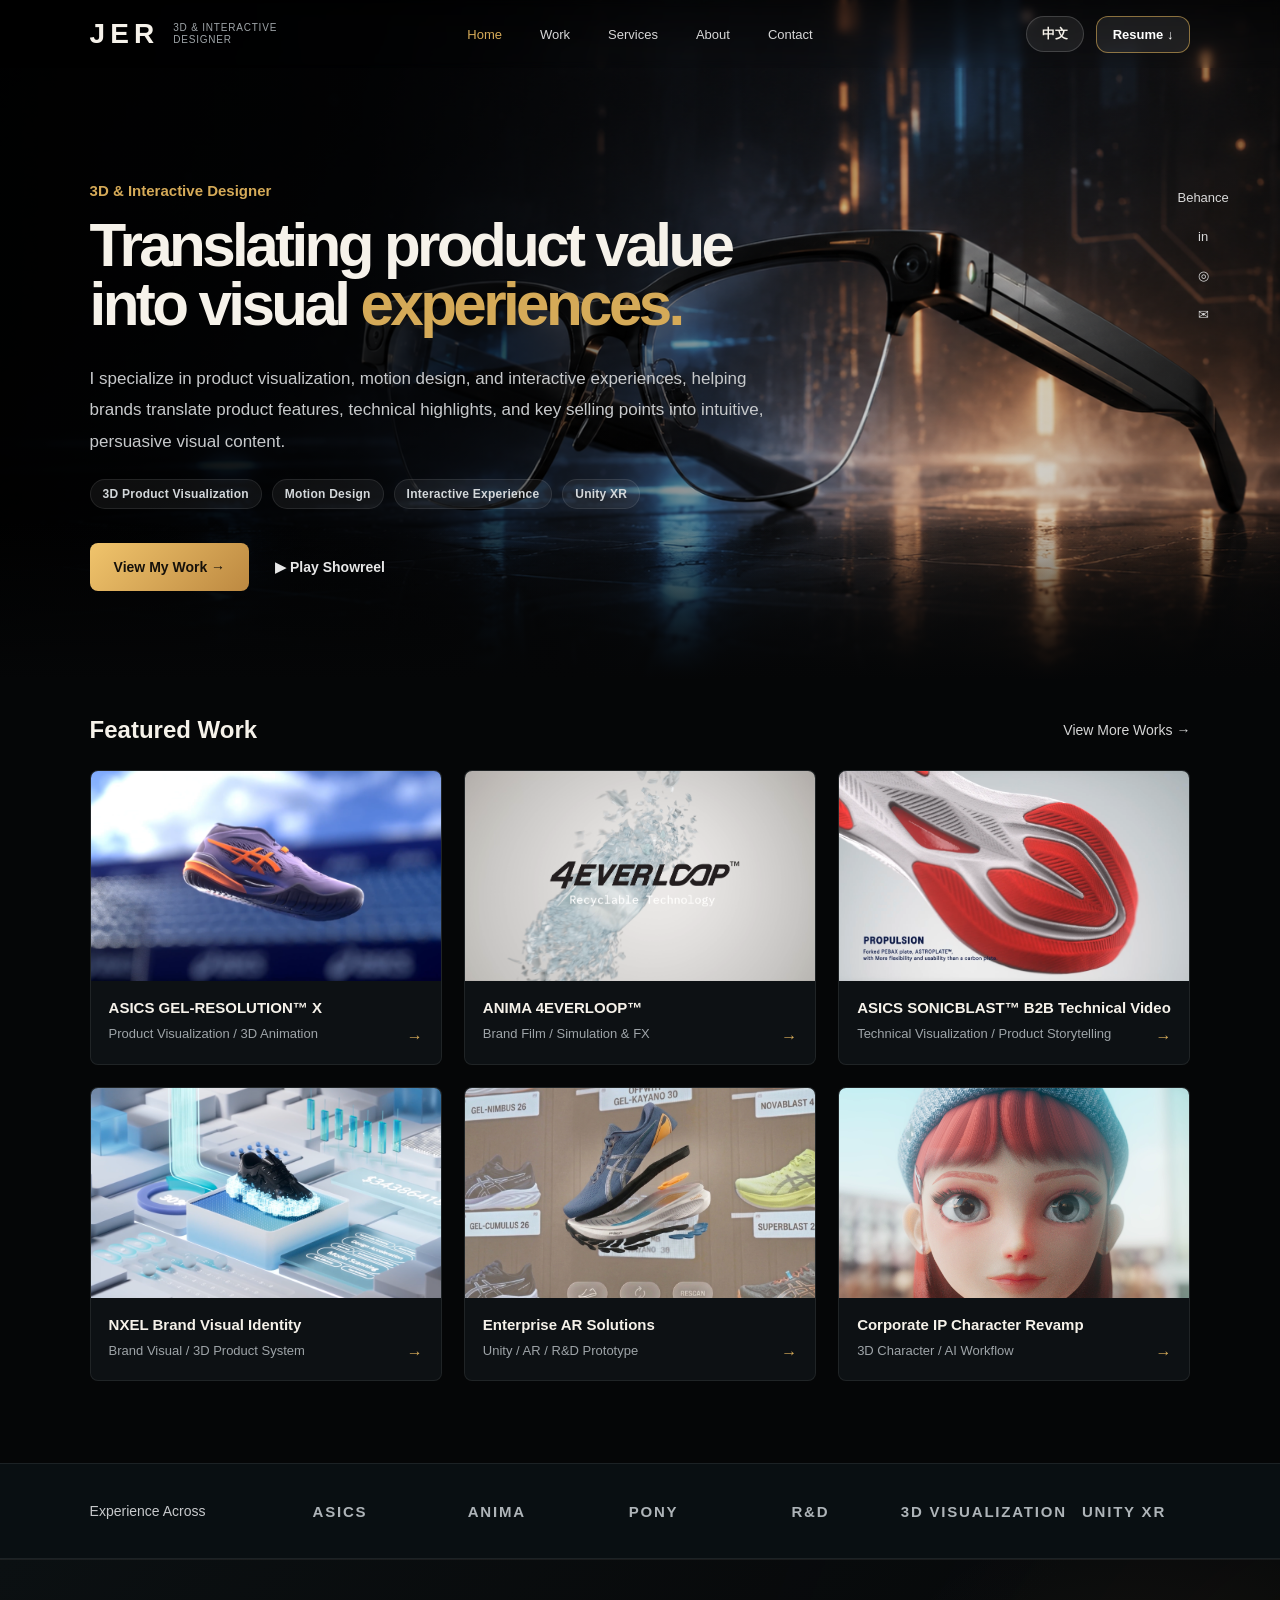
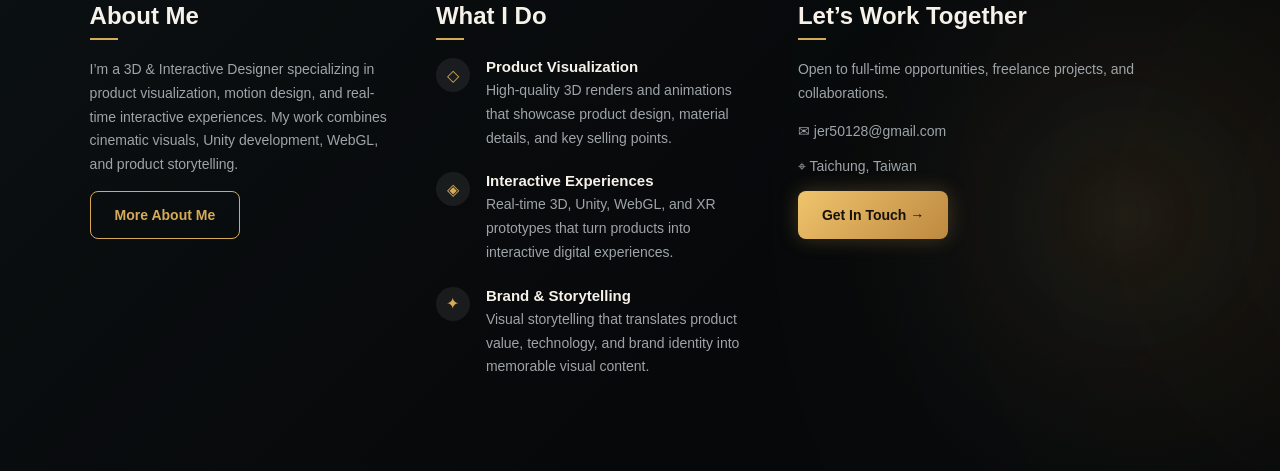
<file: index.html>
<!doctype html>
<html lang="zh-Hant">
  <head>
    <meta charset="UTF-8" />
    <meta name="viewport" content="width=device-width, initial-scale=1.0" />
    <title>Jer Yan | 3D & Interactive Designer</title>
    <meta
      name="description"
      content="Jer Yan is a 3D and Interactive Designer specializing in cinematic 3D product visualization, motion design, real-time interactive experiences, Unity XR prototypes, and AI-assisted 3D workflows."
    />
    <meta
      name="keywords"
      content="Jer Yan, JER YAN, 3D Designer, Interactive Designer, 3D Product Visualization, Motion Design, Unity XR, WebGL, Cinema 4D, Redshift, Octane, Taiwan"
    />
    <meta name="author" content="Jer Yan" />

    <meta property="og:title" content="JER YAN | 3D & Interactive Designer" />
    <meta
      property="og:description"
      content="A portfolio of 3D product visualization, motion design, real-time interactive experiences, Unity XR prototypes, and AI-assisted 3D workflows."
    />
    <meta property="og:type" content="website" />
    <meta
      property="og:image"
      content="https://jeryan-portfolio.vercel.app/assets/images/og/og-home.png"
    />
    <meta property="og:url" content="https://jeryan-portfolio.vercel.app/" />

    <meta name="twitter:card" content="summary_large_image" />
    <meta name="twitter:title" content="JER YAN | 3D & Interactive Designer" />
    <meta
      name="twitter:description"
      content="3D product visualization, motion design, real-time interactive experiences, Unity XR prototypes, and AI-assisted 3D workflows."
    />
    <meta
      name="twitter:image"
      content="https://jeryan-portfolio.vercel.app/assets/images/og/og-home.png"
    />
    <link rel="stylesheet" href="styles.css" />
  </head>

  <body>
    <!-- Header：網站導覽列與語言 / 履歷按鈕 -->
    <header class="site-header">
      <a class="brand" href="index.html">
        <span class="brand-main">JER</span>
        <span class="brand-sub">3D & INTERACTIVE<br />DESIGNER</span>
      </a>

      <nav class="nav">
        <a class="active" href="index.html">Home</a>
        <a href="#work">Work</a>
        <a href="#services">Services</a>
        <a href="#about">About</a>
        <a href="#contact">Contact</a>
      </nav>

      <div class="header-actions">
        <button class="lang-toggle" type="button">中文</button>
        <a
          class="resume-button"
          href="assets/files/Jer_Yan_Resume.pdf"
          target="_blank"
          rel="noopener"
          data-en="Resume ↓"
          data-zh="履歷 ↓"
        >
          Resume ↓
        </a>
      </div>
    </header>

    <main>
      <!-- Hero：首頁主視覺區 -->
      <section class="hero">
        <div class="hero-copy">
          <p class="eyebrow">3D & Interactive Designer</p>

          <h1>
            Translating product value<br />
            into visual <span>experiences.</span>
          </h1>

          <p class="hero-description">
            I specialize in product visualization, motion design, and
            interactive experiences, helping brands translate product features,
            technical highlights, and key selling points into intuitive,
            persuasive visual content.
          </p>

          <div class="hero-tags">
            <span>3D Product Visualization</span>
            <span>Motion Design</span>
            <span>Interactive Experience</span>
            <span>Unity XR</span>
          </div>

          <div class="hero-actions">
            <a class="primary-button" href="#work">View My Work →</a>
            <a class="showreel-button" href="#">▶ Play Showreel</a>
          </div>
        </div>

        <div class="socials">
          <span>Behance</span>
          <span>in</span>
          <span>◎</span>
          <span>✉</span>
        </div>
      </section>

      <!-- Featured Work：六個正式 Case Study -->
      <section id="work" class="section selected-work">
        <div class="section-heading">
          <h2>Featured Work</h2>
          <a
            href="https://www.youtube.com/playlist?list=PL--kV1ApqGg3WF1HewtiujD434eUJIWef"
            target="_blank"
            rel="noopener"
            data-en="View More Works →"
            data-zh="查看更多作品 →"
          >
            View More Works →
          </a>
        </div>

        <div class="work-grid featured-work-grid">
          <a class="work-card" href="project-asics-gel-resolution-x.html">
            <div class="card-image">
              <img
                src="assets/images/project-asics-gel-resolution-x/work-asics-gel-resolution-x.png"
                alt="ASICS GEL-RESOLUTION X"
              />
            </div>
            <div class="card-content">
              <h3>ASICS GEL-RESOLUTION™ X</h3>
              <p>Product Visualization / 3D Animation</p>
              <span>→</span>
            </div>
          </a>

          <a class="work-card" href="project-anima-4everloop.html">
            <div class="card-image">
              <img
                src="assets/images/project-anima-4everloop/work-anima-4everloop.png"
                alt="ANIMA 4EVERLOOP"
              />
            </div>
            <div class="card-content">
              <h3>ANIMA 4EVERLOOP™</h3>
              <p>Brand Film / Simulation & FX</p>
              <span>→</span>
            </div>
          </a>

          <a class="work-card" href="project-asics-sonicblast.html">
            <div class="card-image">
              <img
                src="assets/images/project-asics-sonicblast/work-asics-sonicblast.png"
                alt="ASICS SONICBLAST B2B Technical Video"
              />
            </div>
            <div class="card-content">
              <h3>ASICS SONICBLAST™ B2B Technical Video</h3>
              <p>Technical Visualization / Product Storytelling</p>
              <span>→</span>
            </div>
          </a>

          <a class="work-card" href="project-nxel.html">
            <div class="card-image">
              <img
                src="assets/images/project-nxel/work-nxel.png"
                alt="NXEL Brand Visual Identity"
              />
            </div>
            <div class="card-content">
              <h3>NXEL Brand Visual Identity</h3>
              <p>Brand Visual / 3D Product System</p>
              <span>→</span>
            </div>
          </a>

          <a class="work-card" href="project-enterprise-ar.html">
            <div class="card-image">
              <img
                src="assets/images/project-enterprise-ar/work-enterprise-ar.png"
                alt="Enterprise AR Solutions"
              />
            </div>
            <div class="card-content">
              <h3>Enterprise AR Solutions</h3>
              <p>Unity / AR / R&D Prototype</p>
              <span>→</span>
            </div>
          </a>

          <a class="work-card" href="project-character-revamp.html">
            <div class="card-image">
              <img
                src="assets/images/project-character-revamp/work-character-revamp.png"
                alt="Corporate IP Character Revamp"
              />
            </div>
            <div class="card-content">
              <h3>Corporate IP Character Revamp</h3>
              <p>3D Character / AI Workflow</p>
              <span>→</span>
            </div>
          </a>
        </div>
      </section>

      <!-- Experience Across：跨域經驗橫幅 -->
      <section class="experience-strip">
        <span data-en="Experience Across" data-zh="跨域經驗">
          Experience Across
        </span>

        <strong>ASICS</strong>
        <strong>ANIMA</strong>
        <strong>PONY</strong>
        <strong>R&amp;D</strong>
        <strong>3D Visualization</strong>
        <strong>Unity XR</strong>
      </section>

      <!-- Bottom Section：關於我 / 服務 / 聯絡 -->
      <section class="bottom-section">
        <div id="about" class="about-block">
          <h2 data-en="About Me" data-zh="關於我">About Me</h2>

          <p
            data-en="I’m a 3D & Interactive Designer specializing in product visualization, motion design, and real-time interactive experiences. My work combines cinematic visuals, Unity development, WebGL, and product storytelling."
            data-zh="我是一名 3D 與互動設計師，專注於產品視覺化、動態設計與即時互動體驗，擅長將產品特性轉化為具備質感與敘事性的視覺內容。"
          >
            I’m a 3D & Interactive Designer specializing in product
            visualization, motion design, and real-time interactive experiences.
            My work combines cinematic visuals, Unity development, WebGL, and
            product storytelling.
          </p>

          <a
            class="outline-button"
            href="#"
            data-en="More About Me"
            data-zh="更多關於我"
          >
            More About Me
          </a>
        </div>
        <div id="services" class="services-block">
          <h2 data-en="What I Do" data-zh="我能做什麼">What I Do</h2>

          <div class="service-item">
            <span>◇</span>
            <div>
              <h3 data-en="Product Visualization" data-zh="產品視覺化">
                Product Visualization
              </h3>
              <p
                data-en="High-quality 3D renders and animations that showcase product design, material details, and key selling points."
                data-zh="製作高品質 3D 渲染與產品動畫，呈現產品設計、材質細節與核心賣點。"
              >
                High-quality 3D renders and animations that showcase product
                design, material details, and key selling points.
              </p>
            </div>
          </div>

          <div class="service-item">
            <span>◈</span>
            <div>
              <h3 data-en="Interactive Experiences" data-zh="即時互動體驗">
                Interactive Experiences
              </h3>
              <p
                data-en="Real-time 3D, Unity, WebGL, and XR prototypes that turn products into interactive digital experiences."
                data-zh="運用即時 3D、Unity、WebGL 與 XR 原型，將產品轉化為可互動的數位體驗。"
              >
                Real-time 3D, Unity, WebGL, and XR prototypes that turn products
                into interactive digital experiences.
              </p>
            </div>
          </div>

          <div class="service-item">
            <span>✦</span>
            <div>
              <h3 data-en="Brand & Storytelling" data-zh="品牌視覺敘事">
                Brand & Storytelling
              </h3>
              <p
                data-en="Visual storytelling that translates product value, technology, and brand identity into memorable visual content."
                data-zh="將產品價值、技術特性與品牌識別，轉化為具記憶點的視覺內容。"
              >
                Visual storytelling that translates product value, technology,
                and brand identity into memorable visual content.
              </p>
            </div>
          </div>
        </div>

        <div id="contact" class="contact-block">
          <h2 data-en="Let’s Work Together" data-zh="一起合作">
            Let’s Work Together
          </h2>
          <p
            data-en="Open to full-time opportunities, freelance projects, and collaborations."
            data-zh="目前開放全職機會、自由接案與專案合作。"
          >
            Open to full-time opportunities, freelance projects, and
            collaborations.
          </p>
          <p class="contact-line">✉ jer50128@gmail.com</p>
          <p class="contact-line">⌖ Taichung, Taiwan</p>
          <a
            class="primary-button"
            href="mailto:jer50128@gmail.com"
            data-en="Get In Touch →"
            data-zh="聯絡我 →"
          >
            Get In Touch →
          </a>
        </div>
      </section>
    </main>

    <div class="showreel-modal" aria-hidden="true">
      <div class="showreel-content">
        <button class="showreel-close" aria-label="Close showreel">×</button>

        <div class="showreel-video">
          <iframe
            class="showreel-frame"
            src=""
            title="Jer Yan Showreel"
            frameborder="0"
            allow="
              accelerometer;
              autoplay;
              clipboard-write;
              encrypted-media;
              gyroscope;
              picture-in-picture;
              web-share;
            "
            allowfullscreen
          >
          </iframe>
        </div>
      </div>
    </div>

    <script src="script.js"></script>
  </body>
</html>
</file>
<file: styles.css>
* {
  box-sizing: border-box;
}

:root {
  --bg: #050607;
  --panel: #0d1114;
  --text: #f6f2ea;
  --muted: #9ea4a8;
  --gold: #d5aa58;
  --line: rgba(255, 255, 255, 0.08);
  --accent: var(--gold);
}

html {
  scroll-behavior: smooth;
}

body {
  margin: 0;
  background: var(--bg);
  color: var(--text);
  font-family: Inter, Arial, "Noto Sans TC", sans-serif;
}

a {
  color: inherit;
  text-decoration: none;
}

/* Header：固定在上方的導覽列 */
.site-header {
  position: fixed;
  z-index: 10;
  top: 0;
  left: 0;
  right: 0;
  height: 68px;
  display: grid;
  grid-template-columns: 1fr auto 1fr;
  align-items: center;
  padding: 0 7vw;
  background: linear-gradient(
    to bottom,
    rgba(0, 0, 0, 0.46),
    rgba(0, 0, 0, 0.12) 62%,
    rgba(0, 0, 0, 0)
  );
  backdrop-filter: blur(4px);
}

.brand {
  display: inline-flex;
  align-items: center;
  gap: 14px;
  min-width: 0;
}

.brand-main {
  font-size: 28px;
  font-weight: 800;
  letter-spacing: 0.18em;
}

.brand-sub {
  font-size: 10px;
  line-height: 1.2;
  color: var(--muted);
  letter-spacing: 0.08em;
}

.nav {
  display: flex;
  gap: 38px;
  font-size: 13px;
}

.nav a {
  color: #d7d7d7;
  transition: color 0.2s ease;
}

.nav a:hover,
.nav a.active {
  color: var(--gold);
}

.resume-button {
  padding: 10px 16px;
  border-radius: 12px;
  background: rgba(255, 255, 255, 0.08);
  border: 1px solid rgba(232, 185, 91, 0.55);
  color: #fff;
  font-size: 13px;
  font-weight: 700;
  text-decoration: none;
  transition: background 0.25s ease, border-color 0.25s ease, color 0.25s ease,
    transform 0.25s ease;
}

.resume-button:hover {
  background: rgba(232, 185, 91, 0.18);
  border-color: rgba(232, 185, 91, 0.9);
  color: #f0c46a;
  transform: translateY(-1px);
}

.header-actions {
  justify-self: end;
  display: flex;
  align-items: center;
  gap: 12px;
}

.lang-toggle {
  min-width: 58px;
  height: 36px;
  padding: 0 14px;
  border-radius: 999px;
  border: 1px solid rgba(255, 255, 255, 0.16);
  background: rgba(255, 255, 255, 0.08);
  color: #f6f2ea;
  font-size: 13px;
  font-weight: 700;
  cursor: pointer;
  backdrop-filter: blur(10px);
  transition:
    color 0.2s ease,
    border-color 0.2s ease,
    background 0.2s ease;
}

.lang-toggle:hover {
  color: var(--gold);
  border-color: rgba(213, 170, 88, 0.45);
  background: rgba(255, 255, 255, 0.12);
}

/* Hero：首頁首屏主視覺
   中文與英文標題長度不同，所以在這裡用 html[lang] 分別控制寬度與字級。
   這不是覆蓋補丁，而是正式的 Hero 語言版面設定。 */
.hero {
  position: relative;
  min-height: 680px;
  padding: 150px 7vw 72px;
  display: flex;
  align-items: center;
  overflow: hidden;
  background:
    linear-gradient(
      90deg,
      rgba(0, 0, 0, 0.96) 0%,
      rgba(0, 0, 0, 0.86) 28%,
      rgba(0, 0, 0, 0.42) 52%,
      rgba(0, 0, 0, 0.12) 72%,
      rgba(0, 0, 0, 0.28) 100%
    ),
    url("assets/images/hero-smart-glasses-banner.png");
  background-size: cover;
  background-position: center right;
  background-repeat: no-repeat;
}

.hero::after {
  content: "";
  position: absolute;
  inset: auto 0 0;
  height: 160px;
  background: linear-gradient(to top, var(--bg), transparent);
  pointer-events: none;
}

.hero-copy {
  position: relative;
  z-index: 2;
  max-width: 680px;
}

.eyebrow {
  color: var(--gold);
  font-size: 15px;
  font-weight: 700;
  margin-bottom: 18px;
}

.hero h1 {
  margin: 0 0 28px;
  line-height: 0.98;
  letter-spacing: -0.06em;
}

.hero h1 span {
  color: var(--gold);
}

.hero-description {
  max-width: 640px;
  color: #c7c9cb;
  font-size: 17px;
  line-height: 1.85;
}

/* 英文標題較長：加寬文字區並稍微縮小字級，避免切換語言時版面大幅跳動 */
html[lang="en"] .hero-copy {
  max-width: 760px;
}

html[lang="en"] .hero h1 {
  font-size: clamp(46px, 4.7vw, 68px);
}

html[lang="en"] .hero-description {
  max-width: 680px;
}

/* 中文字形視覺密度較高：保留較大的字級與較集中的文字寬度 */
html[lang="zh-Hant"] .hero-copy {
  max-width: 640px;
}

html[lang="zh-Hant"] .hero h1 {
  font-size: clamp(52px, 5.4vw, 78px);
}

html[lang="zh-Hant"] .hero-description {
  max-width: 620px;
}

.hero-tags {
  display: flex;
  flex-wrap: wrap;
  gap: 10px;
  margin-top: 22px;
}

.hero-tags span {
  display: inline-flex;
  align-items: center;
  min-height: 30px;
  padding: 6px 12px;
  border-radius: 999px;
  background: rgba(255, 255, 255, 0.055);
  border: 1px solid rgba(255, 255, 255, 0.09);
  color: #d3d7da;
  font-size: 12px;
  font-weight: 700;
  letter-spacing: 0.02em;
}

.hero-actions {
  display: flex;
  align-items: center;
  gap: 26px;
  margin-top: 34px;
}

.primary-button,
.outline-button {
  display: inline-flex;
  align-items: center;
  justify-content: center;
  min-height: 48px;
  padding: 0 24px;
  border-radius: 8px;
  font-weight: 700;
  font-size: 14px;
}

.primary-button {
  background: linear-gradient(135deg, #f0c46c, #bd8941);
  color: #16110a;
}

.outline-button {
  border: 1px solid var(--gold);
  color: var(--gold);
}

.showreel-button {
  color: #e7e7e7;
  font-weight: 700;
  font-size: 14px;
}

.socials {
  position: absolute;
  right: 4vw;
  top: 190px;
  display: grid;
  gap: 24px;
  color: #d9d9d9;
  font-size: 13px;
  text-align: center;
}
/* 跨域經驗橫幅：首頁精選作品下方的品牌 / 技術經驗列 */
.experience-strip {
  min-height: 96px;
  padding: 28px 7vw;
  display: grid;
  grid-template-columns: 160px repeat(6, minmax(0, 1fr));
  align-items: center;
  gap: 24px;
  background: #090f12;
  border-top: 1px solid var(--line);
  border-bottom: 1px solid var(--line);
  color: #c7c9cb;
}

.selected-work + .experience-strip {
  margin-top: 56px;
}

.experience-strip span {
  color: #c7c9cb;
  font-size: 14px;
  white-space: nowrap;
}

.experience-strip strong {
  display: block;
  width: 100%;
  color: #aeb4b8;
  font-size: 15px;
  letter-spacing: 0.12em;
  text-transform: uppercase;
  text-align: center;
  white-space: nowrap;
}

/* Featured Work：首頁精選作品區 */
.section {
  padding: 36px 7vw 26px;
}

.section-heading {
  display: flex;
  justify-content: space-between;
  align-items: center;
  margin-bottom: 26px;
}

.section h2,
.bottom-section h2 {
  font-size: 24px;
  margin: 0;
}

.section-heading a {
  color: #d5d5d5;
  font-size: 14px;
}

.work-grid {
  display: grid;
  grid-template-columns: repeat(4, 1fr);
  gap: 22px;
}

.featured-work-grid {
  grid-template-columns: repeat(3, 1fr);
}

.work-card {
  display: block;
  overflow: hidden;
  border-radius: 8px;
  background: var(--panel);
  border: 1px solid var(--line);
  transition:
    transform 0.25s ease,
    border-color 0.25s ease;
}

.work-card:hover {
  transform: translateY(-6px);
  border-color: rgba(213, 170, 88, 0.45);
}

.card-image {
  height: 210px;
  background: #161616;
  position: relative;
  overflow: hidden;
}

.card-image img {
  width: 100%;
  height: 100%;
  display: block;
  object-fit: cover;
  transition:
    transform 0.45s ease,
    filter 0.45s ease;
}

.work-card:hover .card-image img {
  transform: scale(1.06);
  filter: brightness(1.08);
}

.card-image::before,
.card-image::after {
  content: "";
  position: absolute;
  border-radius: 999px;
}

.shoe-card {
  background:
    radial-gradient(
      circle at 42% 42%,
      rgba(220, 180, 74, 0.45),
      transparent 13%
    ),
    linear-gradient(145deg, #222, #0d0d0d);
}

.shoe-card::before {
  width: 210px;
  height: 58px;
  left: 38px;
  top: 72px;
  background: linear-gradient(90deg, #1f1f1f, #b9a03e 50%, #141414);
  transform: rotate(-9deg);
}

.shoe-card::after {
  width: 190px;
  height: 34px;
  left: 54px;
  top: 112px;
  background: linear-gradient(90deg, #f4f4f4, #d66d35, #111);
  transform: rotate(-8deg);
}

.interactive-card {
  background:
    radial-gradient(circle at center, rgba(91, 156, 220, 0.4), transparent 30%),
    linear-gradient(135deg, #10181d, #080909);
}

.interactive-card::before {
  width: 172px;
  height: 120px;
  left: 70px;
  top: 28px;
  border: 2px solid rgba(255, 255, 255, 0.3);
  background: rgba(255, 255, 255, 0.08);
  border-radius: 50%;
}

.industrial-card {
  background:
    radial-gradient(
      circle at center,
      rgba(255, 255, 255, 0.16),
      transparent 36%
    ),
    linear-gradient(135deg, #202020, #0a0a0a);
}

.industrial-card::before {
  width: 180px;
  height: 74px;
  left: 52px;
  top: 70px;
  background: repeating-linear-gradient(90deg, #777 0 8px, #333 8px 16px);
  transform: rotate(8deg);
}

.web3d-card {
  background:
    radial-gradient(
      circle at 70% 44%,
      rgba(255, 255, 255, 0.16),
      transparent 28%
    ),
    linear-gradient(135deg, #16191a, #070808);
}

.web3d-card::before {
  width: 150px;
  height: 56px;
  right: 34px;
  top: 76px;
  background: linear-gradient(90deg, #0d0d0d, #6f7676, #111);
  transform: rotate(-12deg);
}

.card-content {
  position: relative;
  padding: 18px 18px 20px;
}

.card-content h3 {
  margin: 0 0 8px;
  font-size: 15px;
}

.card-content p {
  margin: 0;
  color: var(--muted);
  font-size: 13px;
  line-height: 1.5;
}

.card-content span {
  position: absolute;
  right: 18px;
  bottom: 18px;
  color: var(--gold);
}

/* Bottom Section：關於我 / 服務 / 聯絡 CTA 區塊 */
.bottom-section {
  --glow-x: 88%;
  --glow-y: 50%;
  --glow-power: 0;

  position: relative;
  overflow: hidden;
  isolation: isolate;
  display: grid;
  grid-template-columns: 0.95fr 1fr 1.25fr;
  gap: 48px;
  padding: 42px 7vw 70px;
  background:
    radial-gradient(
      circle at 88% 50%,
      rgba(213, 170, 88, 0.08),
      transparent 26%
    ),
    linear-gradient(135deg, #0b1012, #070809 60%);
  border-top: 1px solid var(--line);
}

.bottom-section::before {
  content: "";
  position: absolute;
  inset: -30%;
  z-index: -2;
  pointer-events: none;
  opacity: calc(0.18 + var(--glow-power) * 0.45);
  background:
    radial-gradient(
      circle at var(--glow-x) var(--glow-y),
      rgba(213, 170, 88, 0.22),
      rgba(213, 170, 88, 0.12) 12%,
      rgba(82, 154, 190, 0.08) 24%,
      transparent 44%
    );
  filter: blur(28px);
  transition: opacity 0.28s ease;
}

.bottom-section::after {
  content: "";
  position: absolute;
  width: 340px;
  height: 340px;
  left: var(--glow-x);
  top: var(--glow-y);
  z-index: -1;
  pointer-events: none;
  opacity: calc(0.12 + var(--glow-power) * 0.36);
  transform: translate(-50%, -50%) scale(calc(0.85 + var(--glow-power) * 0.35));
  border-radius: 50%;
  background:
    radial-gradient(
      circle,
      rgba(255, 232, 178, 0.28),
      rgba(213, 170, 88, 0.12) 28%,
      rgba(120, 190, 220, 0.12) 48%,
      transparent 68%
    );
  box-shadow:
    0 0 80px rgba(213, 170, 88, 0.16),
    inset 0 0 56px rgba(255, 255, 255, 0.06);
  filter: blur(10px);
  transition:
    opacity 0.28s ease,
    transform 0.28s ease;
}

.bottom-section h2 {
  position: relative;
  margin-bottom: 28px;
}

.bottom-section h2::after {
  content: "";
  position: absolute;
  left: 0;
  bottom: -10px;
  width: 28px;
  height: 2px;
  background: var(--gold);
}

.about-block p,
.contact-block p,
.service-item p {
  color: var(--muted);
  line-height: 1.7;
  font-size: 14px;
}

.service-item {
  display: grid;
  grid-template-columns: 34px 1fr;
  gap: 16px;
  margin-bottom: 22px;
}

.service-item span {
  width: 34px;
  height: 34px;
  display: grid;
  place-items: center;
  border-radius: 50%;
  background: rgba(255, 255, 255, 0.07);
  color: var(--gold);
}

.service-item h3 {
  margin: 0 0 4px;
  font-size: 15px;
}

.service-item p {
  margin: 0;
}

.contact-line {
  margin: 12px 0;
}

.showreel-modal {
  position: fixed;
  inset: 0;
  z-index: 999;
  display: none;
  align-items: center;
  justify-content: center;
  padding: 42px;
  background:
    radial-gradient(circle at center, rgba(213, 170, 88, 0.1), transparent 36%),
    rgba(0, 0, 0, 0.86);
  backdrop-filter: blur(16px);
}

.showreel-modal.is-open {
  display: flex;
}

.showreel-content {
  position: relative;
  width: min(1120px, 92vw);
  border-radius: 16px;
  padding: 0;
  background: transparent;
  border: none;
  box-shadow:
    0 40px 120px rgba(0, 0, 0, 0.76),
    0 0 90px rgba(213, 170, 88, 0.08);
}

.showreel-video {
  position: relative;
  width: 100%;
  aspect-ratio: 16 / 9;
  overflow: hidden;
  border-radius: 14px;
  background: #000;
}

.showreel-frame {
  width: 100%;
  height: 100%;
  display: block;
}

.showreel-close {
  position: absolute;
  z-index: 2;
  top: -52px;
  right: 0;
  width: 38px;
  height: 38px;
  border: 1px solid rgba(255, 255, 255, 0.14);
  border-radius: 50%;
  background: rgba(8, 8, 8, 0.52);
  backdrop-filter: blur(12px);
  color: rgba(255, 255, 255, 0.88);
  font-size: 26px;
  line-height: 1;
  cursor: pointer;
  box-shadow: none;
  transition:
    color 0.2s ease,
    border-color 0.2s ease,
    background 0.2s ease;
}

.showreel-close:hover {
  color: var(--gold);
  border-color: rgba(213, 170, 88, 0.5);
  background: rgba(8, 8, 8, 0.72);
}

@media (max-width: 1100px) {
  .site-header {
    grid-template-columns: 1fr auto;
  }

  .nav {
    display: none;
  }

  .hero {
    min-height: 680px;
    padding-top: 130px;
    background-position: 62% center;
  }

  .socials {
    display: none;
  }


  .work-grid,
  .bottom-section {
    grid-template-columns: 1fr 1fr;
  }
}

@media (max-width: 720px) {
  .site-header {
    padding: 0 22px;
  }

  .brand-sub {
    display: none;
  }

  .brand-main {
    font-size: 24px;
  }

  .header-actions {
    justify-self: end;
    gap: 8px;
  }

  .lang-toggle {
    min-width: 52px;
    height: 38px;
    font-size: 12px;
  }

  .resume-button {
    display: inline-flex;
    align-items: center;
    justify-content: center;
    padding: 9px 12px;
    border-radius: 999px;
    font-size: 12px;
    white-space: nowrap;
  }

  .hero {
    min-height: 700px;
    padding: 118px 22px 54px;
    background-position: 66% center;
  }

  html[lang="en"] .hero-copy,
  html[lang="zh-Hant"] .hero-copy {
    max-width: 100%;
  }

  html[lang="en"] .hero h1 {
    font-size: clamp(40px, 13vw, 58px);
  }

  html[lang="zh-Hant"] .hero h1 {
    font-size: clamp(44px, 14vw, 62px);
  }

  .hero-tags {
    gap: 8px;
    margin-top: 18px;
  }

  .hero-tags span {
    font-size: 11px;
    padding: 6px 10px;
  }

  .hero-actions {
    flex-direction: column;
    align-items: flex-start;
  }

  .experience-strip,
  .work-grid,
  .bottom-section {
    grid-template-columns: 1fr;
  }

  .experience-strip {
    padding: 32px 22px;
    gap: 22px;
    text-align: left;
    margin-top: 40px;
  }

  .experience-strip span,
  .experience-strip strong {
    text-align: left;
  }

  .experience-strip strong {
    width: auto;
    font-size: 14px;
  }

  .section,
  .bottom-section {
    padding-left: 22px;
    padding-right: 22px;
  }

  .showreel-modal {
    padding: 18px;
  }

  .showreel-content {
    width: 100%;
    border-radius: 12px;
  }

  .showreel-video {
    border-radius: 10px;
  }

  .showreel-close {
    top: -48px;
    right: 0;
    width: 36px;
    height: 36px;
    font-size: 24px;
  }
}

/* Project Pages：六個專案頁共用版型 */
.project-page {
  background: #050607;
  color: var(--text);
  padding-top: 108px;
}

.project-hero {
  width: min(100% - 14vw, 1380px);
  margin: 0 auto;
  padding: 0 0 48px;
}

.back-link {
  display: inline-block;
  margin-bottom: 28px;
  color: var(--muted);
  font-size: 14px;
  transition: color 0.2s ease;
}

.back-link:hover {
  color: var(--gold);
}

.project-hero-image {
  width: 100%;
  height: min(54vw, 560px);
  overflow: hidden;
  border-radius: 18px;
  background: #111;
  border: 1px solid var(--line);
}

.project-hero-image img {
  width: 100%;
  height: 100%;
  display: block;
  object-fit: cover;
}

.project-title-block {
  max-width: 860px;
  margin-top: 44px;
}

.project-title-block h1 {
  margin: 0 0 22px;
  font-size: clamp(42px, 6vw, 82px);
  line-height: 0.95;
  letter-spacing: -0.06em;
}

.project-intro {
  max-width: 760px;
  color: #c7c9cb;
  font-size: 18px;
  line-height: 1.85;
}

/* Project info metadata cards */
.project-info-grid {
  width: min(100% - 14vw, 1380px);
  margin: 0 auto;
  display: grid;
  grid-template-columns: repeat(4, 1fr);
  align-items: stretch;
  gap: 16px;
  padding: 0 0 64px;
}

.project-info-grid > div {
  position: relative;
  min-height: 132px;
  padding: 22px;
  overflow: hidden;
  border-radius: 18px;
  background:
    radial-gradient(
      circle at 18% 0%,
      rgba(213, 170, 88, 0.08),
      rgba(213, 170, 88, 0) 34%
    ),
    linear-gradient(
      180deg,
      rgba(255, 255, 255, 0.045) 0%,
      rgba(255, 255, 255, 0.018) 58%,
      rgba(255, 255, 255, 0.006) 100%
    );
  border: 1px solid rgba(255, 255, 255, 0.07);
  box-shadow:
    inset 0 1px 0 rgba(255, 255, 255, 0.035),
    0 24px 60px rgba(0, 0, 0, 0.18);
  transition:
    transform 0.25s ease,
    border-color 0.25s ease,
    background 0.25s ease;
}

.project-info-grid > div::after {
  content: "";
  position: absolute;
  left: 18px;
  right: 18px;
  bottom: 0;
  height: 1px;
  background: linear-gradient(
    90deg,
    rgba(213, 170, 88, 0),
    rgba(213, 170, 88, 0.26),
    rgba(213, 170, 88, 0)
  );
  opacity: 0.42;
}

.project-info-grid > div:hover {
  transform: translateY(-2px);
  border-color: rgba(213, 170, 88, 0.18);
  background:
    radial-gradient(
      circle at 18% 0%,
      rgba(213, 170, 88, 0.12),
      rgba(213, 170, 88, 0) 36%
    ),
    linear-gradient(
      180deg,
      rgba(255, 255, 255, 0.052) 0%,
      rgba(255, 255, 255, 0.02) 58%,
      rgba(255, 255, 255, 0.006) 100%
    );
}

.project-info-grid > div > span {
  display: block;
  margin-bottom: 18px;
  color: var(--gold);
  font-size: 12px;
  font-weight: 800;
  letter-spacing: 0.02em;
}

.project-tags {
  display: flex;
  flex-wrap: wrap;
  align-content: flex-start;
  gap: 8px;
  padding: 0;
  background: transparent;
  border: 0;
  border-radius: 0;
}

.project-tags em {
  display: inline-flex;
  align-items: center;
  min-height: 25px;
  padding: 5px 10px;
  border-radius: 999px;
  background: rgba(255, 255, 255, 0.052);
  border: 1px solid rgba(255, 255, 255, 0.09);
  color: #d8dee2;
  font-size: 12px;
  font-style: normal;
  font-weight: 700;
  line-height: 1.15;
}

.project-info-grid > div:nth-child(1) .project-tags em,
.project-info-grid > div:nth-child(4) .project-tags em {
  background: rgba(213, 170, 88, 0.09);
  border-color: rgba(213, 170, 88, 0.18);
  color: #f0cf86;
}

.project-info-grid > div:nth-child(2) .project-tags em {
  background: rgba(105, 145, 205, 0.115);
  border-color: rgba(140, 175, 230, 0.18);
  color: #c8dcff;
}

.project-info-grid > div:nth-child(3) .project-tags em {
  background: rgba(255, 255, 255, 0.056);
  border-color: rgba(255, 255, 255, 0.1);
  color: #d8dee2;
}

.project-video-section,
.project-content,
.project-gallery,
.project-next {
  width: min(100% - 14vw, 1380px);
  margin: 0 auto;
  padding: 0 0 64px;
}

.project-video-section h2,
.project-content h2,
.project-gallery h2 {
  margin: 0 0 24px;
  font-size: 28px;
}

.project-content {
  max-width: 980px;
}

.project-content p {
  margin: 0 0 44px;
  color: #aeb4b8;
  font-size: 16px;
  line-height: 1.9;
}

.project-gallery-grid {
  display: grid;
  grid-template-columns: repeat(3, 1fr);
  gap: 18px;
}

.project-gallery-grid img {
  width: 100%;
  height: clamp(210px, 17vw, 260px);
  display: block;
  object-fit: cover;
  border-radius: 14px;
  border: 1px solid var(--line);
  background: #111;
}

.project-gallery-grid img.wide {
  grid-column: span 2;
}

@media (max-width: 720px) {
  .project-gallery-grid img.wide {
    grid-column: auto;
  }
}

@media (max-width: 1100px) {
  .project-info-grid {
    grid-template-columns: repeat(2, 1fr);
  }

  .project-gallery-grid {
    grid-template-columns: repeat(2, 1fr);
  }
}

@media (max-width: 720px) {
  .project-page {
    padding-top: 105px;
  }

  .project-hero,
  .project-info-grid,
  .project-video-section,
  .project-content,
  .project-gallery,
  .project-next {
    width: calc(100% - 44px);
    padding-left: 0;
    padding-right: 0;
  }

  .project-hero-image {
    height: 62vw;
    border-radius: 14px;
  }

  .project-title-block {
    margin-top: 32px;
  }

  .project-title-block h1 {
    font-size: clamp(38px, 13vw, 58px);
  }

  .project-intro {
    font-size: 16px;
  }

  .project-info-grid,
  .project-gallery-grid {
    grid-template-columns: 1fr;
  }

  .project-gallery-grid img {
    height: auto;
  }
}

.project-video {
  width: min(100%, 1120px);
  aspect-ratio: 16 / 9;
  margin: 0 auto;
  overflow: hidden;
  border-radius: 18px;
  background: #000;
  border: 1px solid var(--line);
  box-shadow: 0 30px 90px rgba(0, 0, 0, 0.42);
}

.project-video iframe {
  width: 100%;
  height: 100%;
  display: block;
}

/* Lightbox：專案圖片點擊放大 */
.image-lightbox {
  position: fixed;
  inset: 0;
  z-index: 1000;
  display: none;
  align-items: center;
  justify-content: center;
  padding: 42px;
  background: rgba(0, 0, 0, 0.88);
  backdrop-filter: blur(18px);
}

.image-lightbox.is-open {
  display: flex;
}

.lightbox-figure {
  width: min(1180px, 86vw);
  max-height: 86vh;
  margin: 0;
  display: grid;
  justify-items: center;
  gap: 14px;
}

.lightbox-image {
  width: 100%;
  max-height: 80vh;
  display: block;
  object-fit: contain;
  border-radius: 16px;
  background: #070707;
  box-shadow:
    0 40px 140px rgba(0, 0, 0, 0.72),
    0 0 80px rgba(213, 170, 88, 0.08);
}

.lightbox-counter {
  color: rgba(255, 255, 255, 0.62);
  font-size: 13px;
  letter-spacing: 0.08em;
}

.lightbox-close,
.lightbox-nav {
  position: absolute;
  border: 1px solid rgba(255, 255, 255, 0.14);
  background: rgba(12, 12, 12, 0.62);
  color: rgba(255, 255, 255, 0.9);
  backdrop-filter: blur(12px);
  cursor: pointer;
  transition:
    color 0.2s ease,
    border-color 0.2s ease,
    background 0.2s ease,
    transform 0.2s ease;
}

.lightbox-close:hover,
.lightbox-nav:hover {
  color: var(--gold);
  border-color: rgba(213, 170, 88, 0.5);
  background: rgba(12, 12, 12, 0.82);
}

.lightbox-close {
  top: 28px;
  left: 32px;
  width: 42px;
  height: 42px;
  border-radius: 50%;
  font-size: 30px;
  line-height: 1;
}

.lightbox-nav {
  top: 50%;
  width: 52px;
  height: 76px;
  border-radius: 999px;
  font-size: 58px;
  line-height: 0.8;
  transform: translateY(-50%);
}

.lightbox-prev {
  left: 32px;
}

.lightbox-next {
  right: 32px;
}

.project-gallery-grid img {
  cursor: zoom-in;
}

@media (max-width: 720px) {
  .image-lightbox {
    padding: 20px;
  }

  .lightbox-figure {
    width: 100%;
    max-height: 82vh;
  }

  .lightbox-image {
    max-height: 72vh;
    border-radius: 12px;
  }

  .lightbox-close {
    top: 18px;
    left: 18px;
    width: 38px;
    height: 38px;
    font-size: 26px;
  }

  .lightbox-nav {
    top: auto;
    bottom: 24px;
    width: 44px;
    height: 44px;
    font-size: 42px;
    transform: none;
  }

  .lightbox-prev {
    left: 24px;
  }

  .lightbox-next {
    right: 24px;
  }

  .lightbox-counter {
    margin-bottom: 54px;
  }
}

.project-section-heading {
  max-width: 760px;
  margin-bottom: 28px;
}

.project-section-heading h2 {
  margin: 0 0 14px;
  font-size: 28px;
}

.project-section-heading p {
  margin: 0;
  color: #aeb4b8;
  font-size: 16px;
  line-height: 1.8;
}

.project-next {
  display: flex;
  justify-content: space-between;
  align-items: center;
  gap: 24px;
  padding-top: 18px;
  border-top: 1px solid var(--line);
}

.project-back-button {
  display: inline-flex;
  align-items: center;
  justify-content: center;
  min-height: 52px;
  padding: 0 24px;
  border-radius: 10px;
  background: linear-gradient(135deg, #f0c46c, #bd8941);
  color: #16110a;
  font-size: 14px;
  font-weight: 800;
  white-space: nowrap;
}

.next-project-card {
  position: relative;
  min-width: min(460px, 52vw);
  padding: 22px 58px 22px 24px;
  border-radius: 16px;
  background:
    linear-gradient(
      135deg,
      rgba(255, 255, 255, 0.075),
      rgba(255, 255, 255, 0.035)
    ),
    #0d1114;
  border: 1px solid var(--line);
  transition:
    transform 0.25s ease,
    border-color 0.25s ease,
    background 0.25s ease;
}

.next-project-card:hover {
  transform: translateY(-4px);
  border-color: rgba(213, 170, 88, 0.42);
  background:
    linear-gradient(
      135deg,
      rgba(213, 170, 88, 0.12),
      rgba(255, 255, 255, 0.035)
    ),
    #0d1114;
}

.next-project-card span {
  display: block;
  margin-bottom: 8px;
  color: var(--gold);
  font-size: 12px;
  font-weight: 800;
  letter-spacing: 0.08em;
  text-transform: uppercase;
}

.next-project-card strong {
  display: block;
  color: var(--text);
  font-size: clamp(22px, 3vw, 34px);
  line-height: 1.05;
  letter-spacing: -0.04em;
}

.next-project-card small {
  display: block;
  margin-top: 10px;
  color: var(--muted);
  font-size: 14px;
}

.next-project-card em {
  position: absolute;
  right: 24px;
  top: 50%;
  color: var(--gold);
  font-size: 28px;
  font-style: normal;
  transform: translateY(-50%);
}

@media (max-width: 720px) {
  .project-next {
    flex-direction: column;
  }

  .project-back-button,
  .next-project-card {
    width: 100%;
  }

  .next-project-card {
    min-width: 0;
  }
}

.project-case-study {
  max-width: none;
}

.case-study-row {
  display: grid;
  grid-template-columns: minmax(220px, 0.34fr) minmax(0, 0.66fr);
  gap: 72px;
  padding: 64px 0;
  border-top: 1px solid var(--line);
}

.case-study-row:first-child {
  border-top: none;
  padding-top: 0;
}

.case-study-title h2 {
  position: sticky;
  top: 110px;
  margin: 0;
  color: var(--text);
  font-size: clamp(26px, 3vw, 42px);
  line-height: 1.05;
  letter-spacing: -0.04em;
}

.case-study-body {
  max-width: 820px;
}

.case-study-body p {
  margin: 0;
  color: #aeb4b8;
  font-size: 16px;
  line-height: 1.95;
}

.case-study-item {
  padding-bottom: 42px;
}

.case-study-item:last-child {
  padding-bottom: 0;
}

.case-study-item h3 {
  margin: 0 0 14px;
  color: var(--gold);
  font-size: 18px;
  line-height: 1.4;
}

.case-study-item p {
  color: #aeb4b8;
}

@media (max-width: 900px) {
  .case-study-row {
    grid-template-columns: 1fr;
    gap: 24px;
    padding: 48px 0;
  }

  .case-study-title h2 {
    position: static;
  }
}

@media (max-width: 720px) {
  .case-study-row {
    padding: 42px 0;
    gap: 20px;
  }

  .case-study-title h2 {
    font-size: clamp(28px, 9vw, 42px);
    line-height: 1.08;
  }

  .case-study-body p {
    font-size: 15px;
    line-height: 1.85;
  }

  .case-study-item {
    padding-bottom: 34px;
  }

  .case-study-item h3 {
    font-size: 17px;
    line-height: 1.4;
    margin-bottom: 10px;
  }
}

.project-gallery-grid img.focus-up {
  object-position: center 20%;
}

@media (max-width: 720px) {
  .project-info-grid {
    gap: 14px;
    padding-bottom: 54px;
  }

  .project-info-grid > div {
    min-height: auto;
    padding: 20px;
    border-radius: 16px;
  }

  .project-info-grid > div > span {
    margin-bottom: 14px;
  }

  .project-tags {
    gap: 7px;
  }

  .project-tags em {
    min-height: 25px;
    padding: 5px 9px;
    font-size: 12px;
  }
}
.project-gallery-grid.portrait-gallery {
  grid-template-columns: repeat(3, minmax(0, 1fr));
  align-items: start;
}

.project-gallery-grid img.portrait {
  aspect-ratio: 9 / 16;
  height: auto;
  max-height: 720px;
  object-fit: cover;
  object-position: center;
}

@media (max-width: 1024px) {
  .project-gallery-grid.portrait-gallery {
    grid-template-columns: repeat(2, minmax(0, 1fr));
  }
}

@media (max-width: 720px) {
  .project-gallery-grid.portrait-gallery {
    grid-template-columns: 1fr;
  }

  .project-gallery-grid img.portrait {
    max-height: none;
  }
}
/* Workflow Section：角色改造專案的流程式 Case Study */
.workflow-section {
  padding: 80px 0 120px;
}

.workflow-list {
  display: grid;
  gap: 88px;
}

.workflow-item {
  max-width: 860px;
  margin: 0 auto;
  border-bottom: 1px solid rgba(255, 255, 255, 0.08);
  padding-bottom: 72px;
}

.workflow-item img {
  width: 100%;
  display: block;
  border-radius: 18px;
  object-fit: cover;
  background: #151515;
}

.workflow-caption {
  margin-top: 32px;
  text-align: center;
}

.workflow-caption h3 {
  margin: 0 0 22px;
  color: var(--accent);
  font-size: 20px;
  letter-spacing: -0.02em;
}

.workflow-caption p {
  max-width: 720px;
  margin: 0 auto;
  color: var(--muted);
  font-size: 15px;
  line-height: 1.9;
}

@media (max-width: 720px) {
  .workflow-section {
    padding: 56px 0 80px;
  }

  .workflow-list {
    gap: 56px;
  }

  .workflow-item {
    padding-bottom: 48px;
  }

  .workflow-caption {
    margin-top: 22px;
    text-align: left;
  }

  .workflow-caption p {
    font-size: 14px;
    line-height: 1.8;
  }
}

.workflow-section .gallery-heading {
  max-width: 860px;
  margin: 0 auto 56px;
  text-align: center;
}

.workflow-section .gallery-heading p {
  margin-left: auto;
  margin-right: auto;
}

.workflow-evolution-grid {
  display: grid;
  grid-template-columns: repeat(2, minmax(0, 1fr));
  gap: 28px;
}

.workflow-evolution-grid img {
  width: 100%;
  display: block;
  border-radius: 14px;
  background: #151515;
  object-fit: cover;
}

.workflow-evolution-grid .evolution-wide {
  grid-column: 1 / -1;
  aspect-ratio: 16 / 6.4;
}

.workflow-evolution-grid .evolution-portrait {
  aspect-ratio: 4 / 5.4;
}

@media (max-width: 720px) {
  .workflow-evolution-grid {
    grid-template-columns: 1fr;
    gap: 18px;
  }

  .workflow-evolution-grid .evolution-wide {
    aspect-ratio: 16 / 9;
  }

  .workflow-evolution-grid .evolution-portrait {
    aspect-ratio: auto;
  }
}

.workflow-video-item {
  max-width: none;
  width: 76%;
  margin-left: auto;
  margin-right: auto;
}

.workflow-video-frame {
  width: 100%;
  aspect-ratio: 16 / 9;
  overflow: hidden;
  border-radius: 18px;
  background: #111;
  border: 1px solid rgba(255, 255, 255, 0.08);
}

.workflow-video-frame iframe {
  width: 100%;
  height: 100%;
  display: block;
}

@media (max-width: 720px) {
  .workflow-video-item {
    width: 100%;
  }
}
@media (max-width: 720px) {
  .experience-strip {
    grid-template-columns: 1fr;
    padding: 32px 22px;
    gap: 22px;
    text-align: left;
    margin-top: 40px;
  }

  .experience-strip span,
  .experience-strip strong {
    text-align: left;
  }

  .experience-strip strong {
    width: auto;
    font-size: 14px;
  }
}

/* Project case study typography color refinement */
.project-content h2,
.project-video-section h2,
.project-gallery h2,
.case-study-title h2,
.case-study-item h3,
.workflow-caption h3,
.workflow-section .gallery-heading h2 {
  color: var(--gold);
}

.project-content p,
.case-study-body p,
.case-study-item p,
.project-section-heading p,
.workflow-caption p,
.workflow-section .gallery-heading p {
  color: #c6c8c9;
}

.contact-block .primary-button {
  position: relative;
  overflow: hidden;
  box-shadow:
    0 0 calc(20px + var(--glow-power, 0) * 64px)
      rgba(213, 170, 88, calc(0.28 + var(--glow-power, 0) * 0.48));
  transition:
    transform 0.22s ease,
    box-shadow 0.22s ease,
    filter 0.22s ease;
}

.contact-block .primary-button::after {
  content: "";
  position: absolute;
  inset: -80%;
  background:
    radial-gradient(
      circle,
      rgba(255, 255, 255, 0.55),
      rgba(255, 255, 255, 0.12) 22%,
      transparent 46%
    );
  opacity: var(--glow-power, 0);
  transform: translateX(-30%) rotate(18deg);
  pointer-events: none;
}

.contact-block .primary-button.is-attracting {
  transform: translateY(-2px) scale(1.035);
  filter: brightness(1.08);
}

@media (max-width: 720px) {
  .bottom-section::before,
  .bottom-section::after {
    display: none;
  }

  .contact-block .primary-button {
    box-shadow: none;
  }
}
</file>
